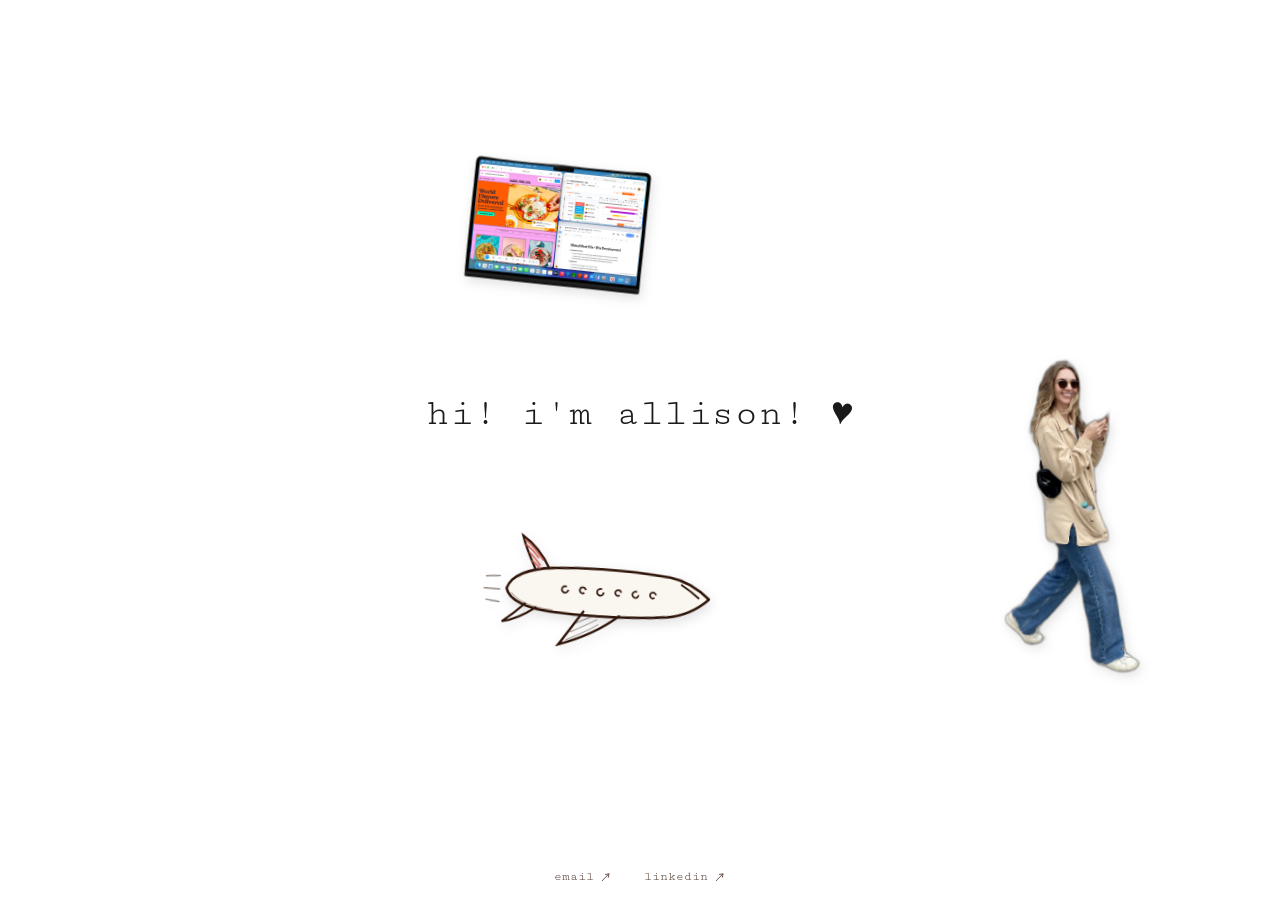
<file: index.html>
<!DOCTYPE html>
<html lang="en">
<head>
  <meta charset="UTF-8">
  <meta name="viewport" content="width=device-width, initial-scale=1.0">
  <title>Allison</title>
  <link rel="preconnect" href="https://fonts.googleapis.com">
  <link rel="preconnect" href="https://fonts.gstatic.com" crossorigin>
  <link href="https://fonts.googleapis.com/css2?family=Cutive+Mono&display=swap" rel="stylesheet">
  <link rel="stylesheet" href="style.css">
  <link rel="icon" type="image/svg+xml" href="favicon.svg">
</head>
<body>
  <main class="desk">

    <!-- center greeting -->
    <h1 class="greeting">hi! i'm allison! <span class="heart">&hearts;</span></h1>

    <!-- laptop photo cutout → projects -->
    <a class="object laptop" href="projects.html" aria-label="projects">
      <img src="images/home-laptop-sticker.png" alt="MacBook, cutout sticker">
      <span class="object-label">projects</span>
    </a>

    <!-- airplane → travel, sketchy hand-drawn style -->
    <a class="object plane" href="#" aria-label="travel (coming soon)" title="Coming soon">
      <svg viewBox="0 0 240 130" aria-hidden="true" xmlns="http://www.w3.org/2000/svg">
        <!-- fuselage: wobbly ink outline, paper fill -->
        <path d="M30 63 C33.5 50 51 42.5 73 40.5 C112 37.5 151 38.5 186 42 C200.5 44 213.5 51 224.5 60.5 C214.5 70.5 200.5 78 185 80.5 C149 84.5 109.5 85 73 82.5 C51 81 33 74.5 30 63 Z"
              fill="#faf7f0" stroke="#2e1308" stroke-width="2.4" stroke-linecap="round" stroke-linejoin="round"/>
        <!-- second sketch pass, loose and lighter -->
        <path d="M35 67 C41 74.5 56 79.5 75 81 M122 83.5 C147 84 168 82.5 183 79.5 M40 52 C48 46 60 42.8 74 41.8"
              fill="none" stroke="#2e1308" stroke-width="1" opacity="0.4" stroke-linecap="round"/>
        <!-- tail fin: open shape, doesn't quite close -->
        <path d="M56 42 C50.5 31.5 45.5 21 42.5 11.5 C52 17.5 62.5 28.5 69.5 41"
              fill="none" stroke="#2e1308" stroke-width="2.2" stroke-linecap="round"/>
        <!-- red scribble fill on tail, escaping the lines -->
        <path d="M46 20 C50.5 23 55 27.5 58.5 31.5 M44.5 15 C51 19.5 57.5 26.5 63 33.5 M49.5 27 C53.5 30.5 57 34.5 60.5 38.5 M53 35 C55.5 37 58 39.2 60.5 41.5"
              stroke="#c65a4f" stroke-width="1.7" fill="none" opacity="0.85" stroke-linecap="round"/>
        <!-- rear stabilizer -->
        <path d="M48.5 76.5 C41 84 34 90 27.5 95 C37.5 93 49 87 59 79.5"
              fill="none" stroke="#2e1308" stroke-width="2" stroke-linecap="round"/>
        <!-- main wing, sweeping down with overshoot -->
        <path d="M105 80.5 C96.5 93 89.5 104 83 113.5 C102 107 123.5 96.5 139.5 82.5"
              fill="none" stroke="#2e1308" stroke-width="2.3" stroke-linecap="round"/>
        <!-- wing hatching -->
        <path d="M98.5 92 C104.5 89 110.5 86 116 83.2 M94 100.5 C102 96.5 110.5 92 118.5 87.2 M90 108.5 C99.5 104 110 98.5 120 92"
              stroke="#2e1308" stroke-width="1" opacity="0.45" fill="none" stroke-linecap="round"/>
        <!-- cockpit windshield stroke -->
        <path d="M197.5 48.5 C203.5 52 209.5 56 214.5 60"
              fill="none" stroke="#2e1308" stroke-width="1.8" stroke-linecap="round"/>
        <!-- windows: hand circles that don't quite close, varied -->
        <g fill="none" stroke="#2e1308" stroke-width="1.6">
          <path d="M89.2 60.5 A3.1 3.1 0 1 1 87.6 57.7"/>
          <path d="M106 59.7 A2.9 2.9 0 1 0 104.8 62.4"/>
          <path d="M123.3 60.8 A3.2 3.2 0 1 1 121.5 57.9"/>
          <path d="M140 59.9 A2.8 2.8 0 1 0 138.9 62.5"/>
          <path d="M156.9 61 A3 3 0 1 1 155.2 58.1"/>
          <path d="M173.5 60 A2.85 2.85 0 1 0 172.4 62.6"/>
        </g>
        <!-- motion dashes trailing behind -->
        <path d="M10 52.5 C14.5 52 19 51.6 23 51.4 M8.5 64 C13.5 64 18.5 64.1 23.5 64.3 M11 75 C15.5 75.5 19.5 76 23.5 76.4"
              stroke="#2e1308" stroke-width="1.4" opacity="0.5" fill="none" stroke-linecap="round"/>
      </svg>
      <span class="object-label">travel (coming soon)</span>
    </a>

    <!-- walking photo cutout -> hobbies -->
    <a class="object walker" href="hobbies.html" aria-label="hobbies">
      <img src="images/hobby-walking-sticker.png" alt="Allison walking and smiling, cutout sticker">
      <span class="object-label">hobbies</span>
    </a>

  </main>

  <footer class="site-footer">
    <a href="mailto:allisonmbowden@gmail.com">
      email
      <svg class="arrow" viewBox="0 0 20 20" aria-hidden="true" xmlns="http://www.w3.org/2000/svg">
        <path d="M4 16 C7 12.5 10 9.5 15 5" stroke="#2e1308" stroke-width="1.6" fill="none" stroke-linecap="round"/>
        <path d="M9.3 5.6 C11.3 5.2 13.4 5 15 5 C14.7 6.6 14.3 8.5 13.9 10.4" stroke="#2e1308" stroke-width="1.6" fill="none" stroke-linecap="round" stroke-linejoin="round"/>
      </svg>
    </a>
    <a href="https://www.linkedin.com/in/allisonbowden/" target="_blank" rel="noopener">
      linkedin
      <svg class="arrow" viewBox="0 0 20 20" aria-hidden="true" xmlns="http://www.w3.org/2000/svg">
        <path d="M4 16 C7 12.5 10 9.5 15 5" stroke="#2e1308" stroke-width="1.6" fill="none" stroke-linecap="round"/>
        <path d="M9.3 5.6 C11.3 5.2 13.4 5 15 5 C14.7 6.6 14.3 8.5 13.9 10.4" stroke="#2e1308" stroke-width="1.6" fill="none" stroke-linecap="round" stroke-linejoin="round"/>
      </svg>
    </a>
  </footer>

  <script src="script.js"></script>
</body>
</html>
</file>
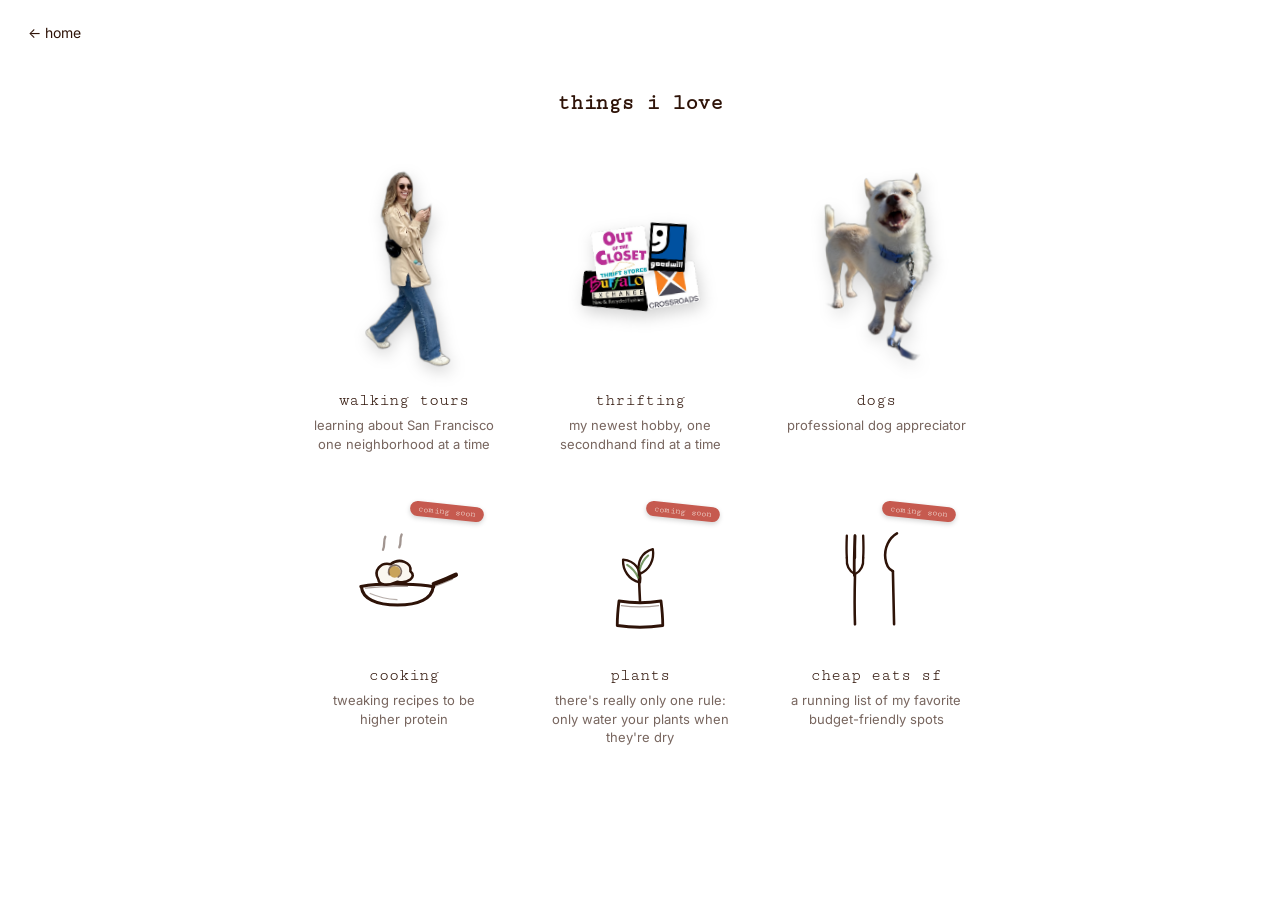
<file: hobbies.html>
<!DOCTYPE html>
<html lang="en">
<head>
  <meta charset="UTF-8">
  <meta name="viewport" content="width=device-width, initial-scale=1.0">
  <title>hobbies - Allison</title>
  <link href="https://fonts.googleapis.com/css2?family=Cutive+Mono&family=Inter:wght@400;500&display=swap" rel="stylesheet">
  <link rel="stylesheet" href="hobbies.css">
  <link rel="icon" type="image/svg+xml" href="favicon.svg">
</head>
<body>
  <a class="back" href="index.html">&larr; home</a>

  <header>
    <h1>things i love</h1>
  </header>

  <div class="grid">

    <a class="entry" href="walkingtours.html">
      <div class="thumb thumb-sticker">
        <img src="images/hobby-walking-sticker.png" alt="Allison walking and smiling, cutout sticker">
      </div>
      <span class="title">walking tours</span>
      <span class="blurb">learning about San Francisco one neighborhood at a time</span>
    </a>

    <a class="entry" href="thrifting.html">
      <div class="thumb thumb-sticker">
        <img src="images/thrift-collage.png" alt="Collage of thrift store logos: Out of the Closet, Goodwill, Buffalo Exchange, Crossroads">
      </div>
      <span class="title">thrifting</span>
      <span class="blurb">my newest hobby, one secondhand find at a time</span>
    </a>

    <a class="entry" href="dogs.html">
      <div class="thumb thumb-sticker">
        <img src="images/hobby-dog-sticker.png" alt="Archie the dog, cutout sticker">
      </div>
      <span class="title">dogs</span>
      <span class="blurb">professional dog appreciator</span>
    </a>

    <a class="entry" href="#" title="Coming soon" aria-label="cooking (coming soon)">
      <div class="thumb">
        <svg viewBox="0 0 120 120" xmlns="http://www.w3.org/2000/svg">
          <!-- skillet: wobbly rim with a second sketch pass -->
          <path d="M23 65.5 C33 63.8 47 63.2 60 63.6 C70 63.8 79 64.5 85.5 65.8"
                fill="none" stroke="#2e1308" stroke-width="2.6" stroke-linecap="round"/>
          <path d="M27 67 C38 65.6 52 65.2 63 65.6"
                fill="none" stroke="#2e1308" stroke-width="1" opacity="0.4" stroke-linecap="round"/>
          <path d="M23.5 66 C24.5 76 36 81.5 54.5 81.5 C72.5 81.5 84 76 85 66"
                fill="none" stroke="#2e1308" stroke-width="2.6" stroke-linecap="round"/>
          <path d="M31 71.5 C38 74.5 46 76.3 54 76.8"
                fill="none" stroke="#2e1308" stroke-width="1" opacity="0.35" stroke-linecap="round"/>
          <!-- handle with light pass -->
          <path d="M85.5 63.5 C92 61 98.5 58.5 104.5 55.5"
                fill="none" stroke="#2e1308" stroke-width="3.6" stroke-linecap="round"/>
          <path d="M85 66 C91 63.8 96.5 61.6 101.5 59.4"
                fill="none" stroke="#2e1308" stroke-width="1" opacity="0.4" stroke-linecap="round"/>
          <!-- egg white + gold yolk with open ink arc -->
          <path d="M38 59.5 C33.5 52 40 44.5 48.5 46.5 C56 40.5 67 45 65.5 52.5 C71.5 57.5 63 63.5 54.5 61.5 C46 65.5 38.5 64.5 38 59.5 Z"
                fill="#faf7f0" stroke="#2e1308" stroke-width="2.2" stroke-linecap="round" stroke-linejoin="round"/>
          <circle cx="52" cy="53" r="5" fill="#c9a35a"/>
          <path d="M47.5 55.5 A5.5 5.5 0 1 1 55 57.5"
                fill="none" stroke="#2e1308" stroke-width="1.4" opacity="0.6" stroke-linecap="round"/>
          <!-- steam -->
          <path d="M42 34 C44 30 42 27 44 23 M56 32 C58 28 56 25 58 21"
                fill="none" stroke="#2e1308" stroke-width="2" opacity="0.45" stroke-linecap="round"/>
        </svg>
        <span class="soon-badge">coming soon</span>
      </div>
      <span class="title">cooking</span>
      <span class="blurb">tweaking recipes to be higher protein</span>
    </a>

    <a class="entry" href="#" title="Coming soon" aria-label="plants (coming soon)">
      <div class="thumb">
        <svg viewBox="0 0 120 120" xmlns="http://www.w3.org/2000/svg">
          <!-- potted plant: wobbly pot, leaves with sketch pass -->
          <path d="M42 78 C41 86 40.5 93 40.5 99 C53.5 101 66.5 101 79.5 99 C79.5 93 79 86 78 78 C66 80 54 80 42 78 Z"
                fill="none" stroke="#2e1308" stroke-width="2.4" stroke-linecap="round" stroke-linejoin="round"/>
          <path d="M44 82 C55 83.5 65 83.5 76 82"
                fill="none" stroke="#2e1308" stroke-width="1" opacity="0.4" stroke-linecap="round"/>
          <path d="M60 78 C59.5 68 59 58 59 50"
                fill="none" stroke="#2e1308" stroke-width="2.2" stroke-linecap="round"/>
          <path d="M59.5 62 C50.5 60 45 51.5 45.5 42.5 C56 43.5 61.5 51.5 60 62 Z"
                fill="none" stroke="#2e1308" stroke-width="2" stroke-linecap="round" stroke-linejoin="round"/>
          <path d="M49 47 C53 49.5 56.5 53.5 58.5 58"
                stroke="#4e7a34" stroke-width="1.8" opacity="0.75" fill="none" stroke-linecap="round"/>
          <path d="M59.5 55 C68 51.5 72.5 43 71 33.5 C61.5 36 57 44.5 59.5 55 Z"
                fill="none" stroke="#2e1308" stroke-width="2" stroke-linecap="round" stroke-linejoin="round"/>
          <path d="M67 39 C63.5 42 61 46.5 59.8 51"
                stroke="#4e7a34" stroke-width="1.8" opacity="0.75" fill="none" stroke-linecap="round"/>
        </svg>
        <span class="soon-badge">coming soon</span>
      </div>
      <span class="title">plants</span>
      <span class="blurb">there's really only one rule: only water your plants when they're dry</span>
    </a>

    <a class="entry" href="#" title="Coming soon" aria-label="cheap eats sf (coming soon)">
      <div class="thumb">
        <svg viewBox="0 0 120 120" xmlns="http://www.w3.org/2000/svg">
          <!-- fork + knife: wobbly outline -->
          <path d="M42 22 C41.5 34 41 46 41.5 56"
                fill="none" stroke="#2e1308" stroke-width="2.4" stroke-linecap="round"/>
          <path d="M35 22 C34.7 29 34.6 35 35 41 M42 22 C42 29 42 35 42 41 M49 22 C49.3 29 49.4 35 49 41"
                fill="none" stroke="#2e1308" stroke-width="2" stroke-linecap="round"/>
          <path d="M35 41 C34.5 47.5 37 52.5 42 55 C47 52.5 49.5 47.5 49 41"
                fill="none" stroke="#2e1308" stroke-width="2" stroke-linecap="round"/>
          <path d="M42 56 C41.7 68 41.5 84 42 98"
                fill="none" stroke="#2e1308" stroke-width="2.2" stroke-linecap="round"/>
          <path d="M78 20 C71 24 67 32.5 68 41.5 C68.8 48.5 71 51 74.5 52.5"
                fill="none" stroke="#2e1308" stroke-width="2.2" stroke-linecap="round"/>
          <path d="M74.5 52.5 C74.8 67.5 75.2 83.5 75.5 98"
                fill="none" stroke="#2e1308" stroke-width="2.2" stroke-linecap="round"/>
        </svg>
        <span class="soon-badge">coming soon</span>
      </div>
      <span class="title">cheap eats sf</span>
      <span class="blurb">a running list of my favorite budget-friendly spots</span>
    </a>

  </div>
</body>
</html>
</file>
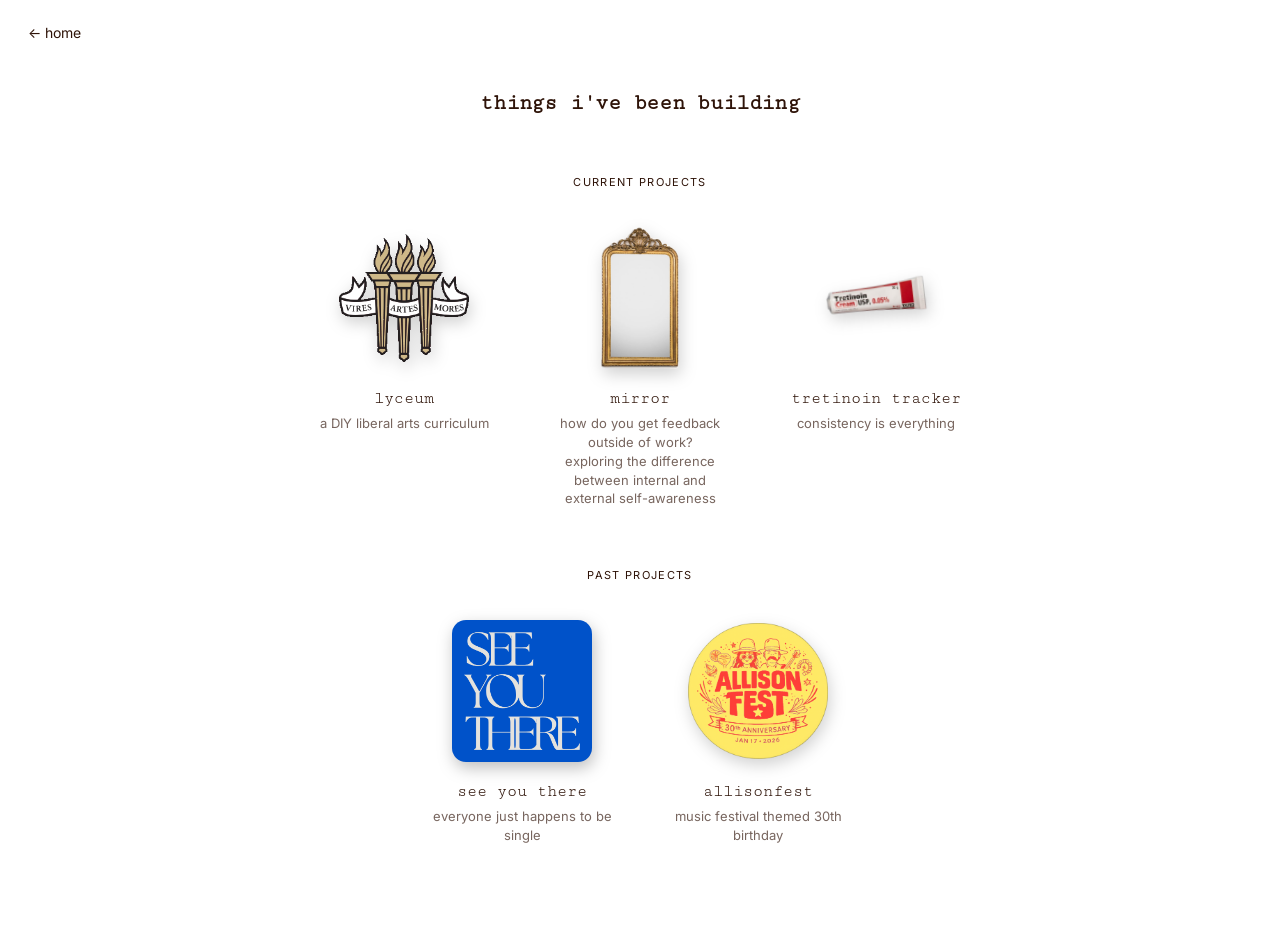
<file: projects.html>
<!DOCTYPE html>
<html lang="en">
<head>
  <meta charset="UTF-8">
  <meta name="viewport" content="width=device-width, initial-scale=1.0">
  <title>projects - Allison</title>
  <link href="https://fonts.googleapis.com/css2?family=Cutive+Mono&family=Inter:wght@400;500&display=swap" rel="stylesheet">
  <link rel="stylesheet" href="projects.css">
  <link rel="icon" type="image/svg+xml" href="favicon.svg">
</head>
<body>
  <a class="back" href="index.html">&larr; home</a>

  <header>
    <h1>things i've been building</h1>
  </header>

  <section>
    <p class="label">current projects</p>
    <div class="grid">

      <a class="entry" href="https://allisonbowden.github.io/lyceum/index.html" target="_blank" rel="noopener">
        <div class="thumb thumb-sticker">
          <img src="images/fsu-torches-v2.png" alt="Three torches with a Vires Artes Mores ribbon, cutout sticker">
        </div>
        <span class="title">lyceum</span>
        <span class="blurb">a DIY liberal arts curriculum</span>
      </a>

      <a class="entry" href="https://mirrorfeedback.com/" target="_blank" rel="noopener">
        <div class="thumb thumb-sticker">
          <img src="images/mirror-sticker.png" alt="Antique gold mirror, cutout sticker">
        </div>
        <span class="title">mirror</span>
        <span class="blurb">how do you get feedback outside of work?<br>exploring the difference between internal and external self-awareness</span>
      </a>

      <a class="entry" href="tretinointracker.html">
        <div class="thumb thumb-sticker">
          <img src="images/tretinoin-sticker.png" class="tretinoin-photo" alt="Tretinoin cream tube, cutout sticker">
        </div>
        <span class="title">tretinoin tracker</span>
        <span class="blurb">consistency is everything</span>
      </a>

    </div>
  </section>

  <section>
    <p class="label">past projects</p>
    <div class="grid">

      <a class="entry" href="seeyouthere.html">
        <div class="thumb thumb-sticker">
          <img src="images/seeyouthere-logo.png" class="logo-badge" alt="See You There wordmark logo, cream on blue">
        </div>
        <span class="title">see you there</span>
        <span class="blurb">everyone just happens to be single</span>
      </a>

      <a class="entry" href="allisonfest.html">
        <div class="thumb thumb-sticker">
          <img src="images/allisonfest-logo.png" alt="AllisonFest logo, yellow circle badge">
        </div>
        <span class="title">allisonfest</span>
        <span class="blurb">music festival themed 30th birthday</span>
      </a>

    </div>
  </section>
</body>
</html>
</file>
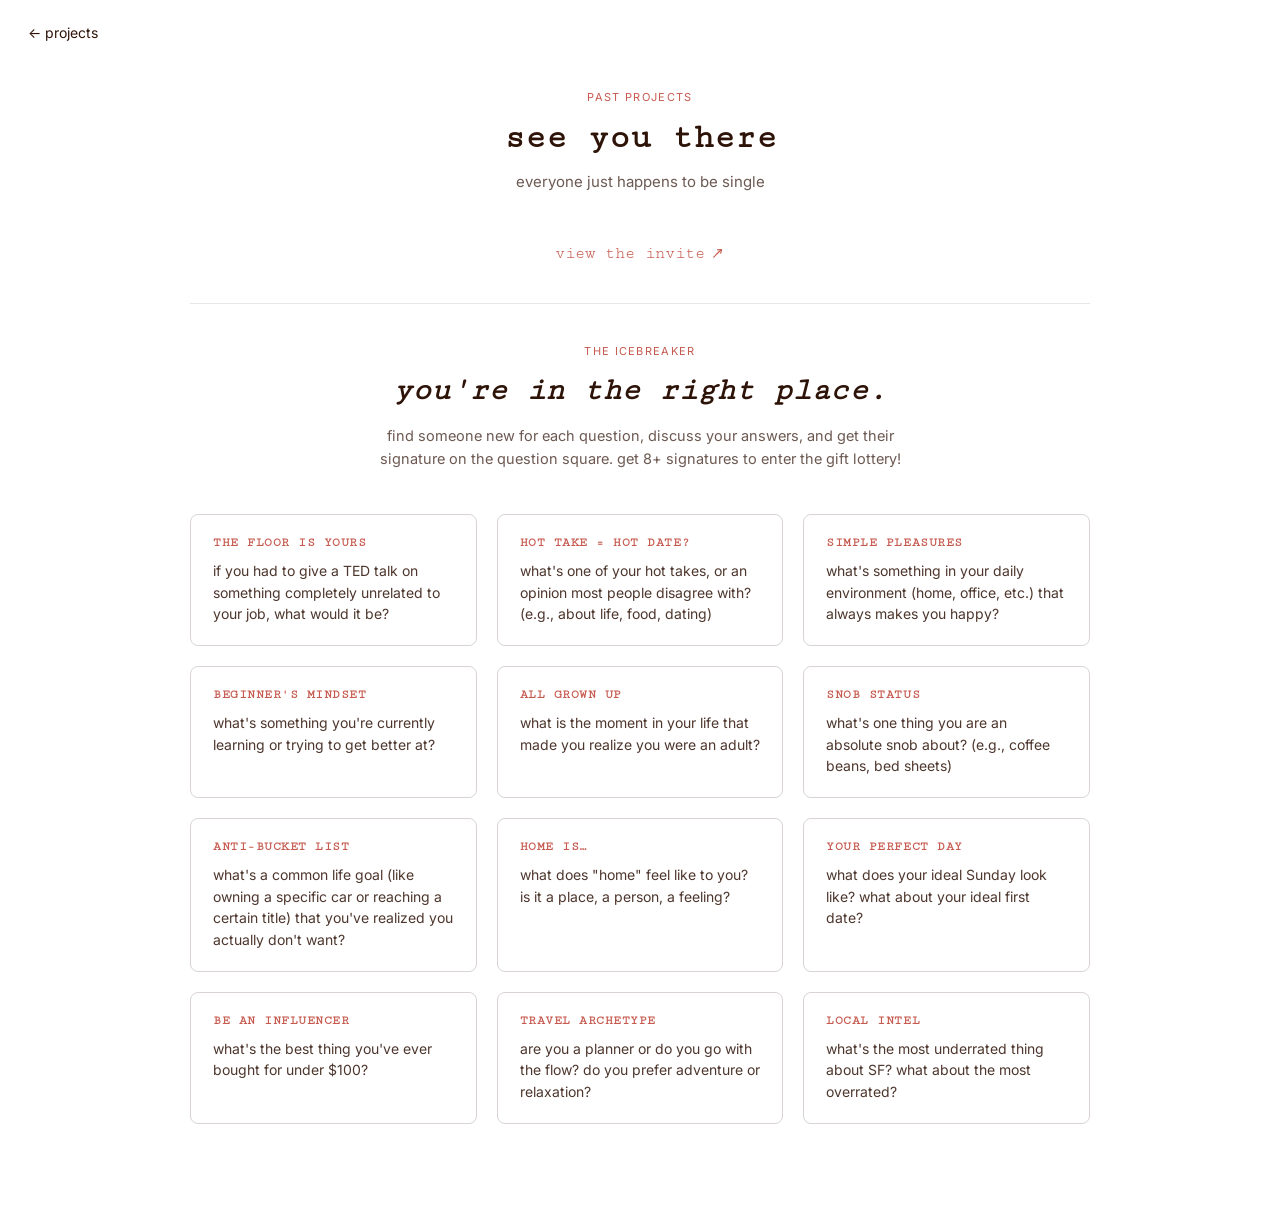
<file: seeyouthere.html>
<!DOCTYPE html>
<html lang="en">
<head>
  <meta charset="UTF-8">
  <meta name="viewport" content="width=device-width, initial-scale=1.0">
  <title>see you there - Allison</title>
  <link href="https://fonts.googleapis.com/css2?family=Cutive+Mono&family=Inter:wght@400;500&display=swap" rel="stylesheet">
  <link rel="stylesheet" href="seeyouthere.css">
  <link rel="icon" type="image/svg+xml" href="favicon.svg">
</head>
<body>
  <a class="back" href="projects.html">&larr; projects</a>

  <header>
    <p class="label">past projects</p>
    <h1>see you there</h1>
    <p class="intro">everyone just happens to be single</p>
  </header>

  <div class="moments">
    <div class="moment">
      <div class="text">
        <a class="moment-link title-link" href="https://partiful.com/e/cTlCFMILpFaVASnzb1MI?c=6vN-ag3w" target="_blank" rel="noopener">
          view the invite
          <svg class="arrow" viewBox="0 0 20 20" aria-hidden="true" xmlns="http://www.w3.org/2000/svg">
            <path d="M4 16 C7 12.5 10 9.5 15 5" stroke="#c65a4f" stroke-width="1.6" fill="none" stroke-linecap="round"/>
            <path d="M9.3 5.6 C11.3 5.2 13.4 5 15 5 C14.7 6.6 14.3 8.5 13.9 10.4" stroke="#c65a4f" stroke-width="1.6" fill="none" stroke-linecap="round" stroke-linejoin="round"/>
          </svg>
        </a>
      </div>
    </div>
  </div>

  <section class="icebreaker">
    <p class="label center">the icebreaker</p>
    <h2>you're in the right place.</h2>
    <p class="icebreaker-intro">find someone new for each question, discuss your answers, and get their signature on the question square. get 8+ signatures to enter the gift lottery!</p>

    <div class="question-grid">
      <div class="question-card">
        <span class="q-title">the floor is yours</span>
        <p class="q-text">if you had to give a TED talk on something completely unrelated to your job, what would it be?</p>
      </div>
      <div class="question-card">
        <span class="q-title">hot take = hot date?</span>
        <p class="q-text">what's one of your hot takes, or an opinion most people disagree with? (e.g., about life, food, dating)</p>
      </div>
      <div class="question-card">
        <span class="q-title">simple pleasures</span>
        <p class="q-text">what's something in your daily environment (home, office, etc.) that always makes you happy?</p>
      </div>
      <div class="question-card">
        <span class="q-title">beginner's mindset</span>
        <p class="q-text">what's something you're currently learning or trying to get better at?</p>
      </div>
      <div class="question-card">
        <span class="q-title">all grown up</span>
        <p class="q-text">what is the moment in your life that made you realize you were an adult?</p>
      </div>
      <div class="question-card">
        <span class="q-title">snob status</span>
        <p class="q-text">what's one thing you are an absolute snob about? (e.g., coffee beans, bed sheets)</p>
      </div>
      <div class="question-card">
        <span class="q-title">anti-bucket list</span>
        <p class="q-text">what's a common life goal (like owning a specific car or reaching a certain title) that you've realized you actually don't want?</p>
      </div>
      <div class="question-card">
        <span class="q-title">home is&hellip;</span>
        <p class="q-text">what does "home" feel like to you? is it a place, a person, a feeling?</p>
      </div>
      <div class="question-card">
        <span class="q-title">your perfect day</span>
        <p class="q-text">what does your ideal Sunday look like? what about your ideal first date?</p>
      </div>
      <div class="question-card">
        <span class="q-title">be an influencer</span>
        <p class="q-text">what's the best thing you've ever bought for under $100?</p>
      </div>
      <div class="question-card">
        <span class="q-title">travel archetype</span>
        <p class="q-text">are you a planner or do you go with the flow? do you prefer adventure or relaxation?</p>
      </div>
      <div class="question-card">
        <span class="q-title">local intel</span>
        <p class="q-text">what's the most underrated thing about SF? what about the most overrated?</p>
      </div>
    </div>
  </section>
</body>
</html>
</file>
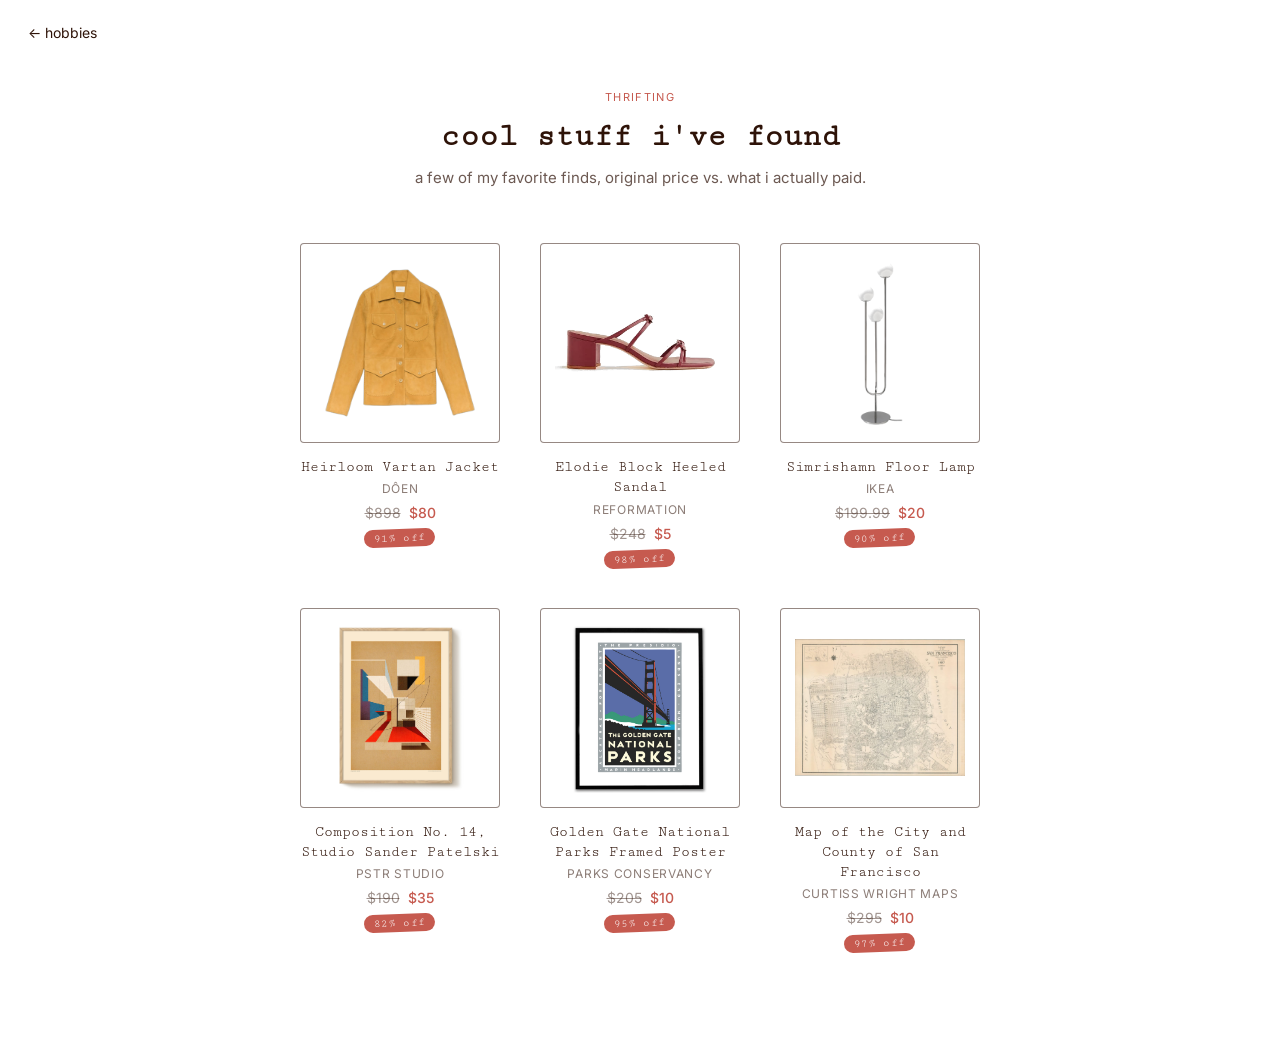
<file: thrifting.html>
<!DOCTYPE html>
<html lang="en">
<head>
  <meta charset="UTF-8">
  <meta name="viewport" content="width=device-width, initial-scale=1.0">
  <title>thrifting - Allison</title>
  <link href="https://fonts.googleapis.com/css2?family=Cutive+Mono&family=Inter:wght@400;500&display=swap" rel="stylesheet">
  <link rel="stylesheet" href="thrifting.css">
  <link rel="icon" type="image/svg+xml" href="favicon.svg">
</head>
<body>
  <a class="back" href="hobbies.html">&larr; hobbies</a>

  <header>
    <p class="label">thrifting</p>
    <h1>cool stuff i've found</h1>
    <p class="intro">a few of my favorite finds, original price vs. what i actually paid.</p>
  </header>

  <div class="finds">

    <div class="find">
      <div class="find-photo">
        <img src="images/thrift-jacket.png" alt="Dôen Heirloom Vartan suede jacket in mustard yellow with scalloped pockets">
      </div>
      <span class="find-name">Heirloom Vartan Jacket</span>
      <span class="find-brand">Dôen</span>
      <span class="find-price"><span class="og">$898</span><span class="thrifted">$80</span></span>
      <span class="find-off">91% off</span>
    </div>

    <div class="find">
      <div class="find-photo">
        <img src="images/thrift-sandal.png" alt="Reformation brick red leather Elodie block heeled sandal">
      </div>
      <span class="find-name">Elodie Block Heeled Sandal</span>
      <span class="find-brand">Reformation</span>
      <span class="find-price"><span class="og">$248</span><span class="thrifted">$5</span></span>
      <span class="find-off">98% off</span>
    </div>

    <div class="find">
      <div class="find-photo">
        <img src="images/thrift-floor-lamp.png" alt="IKEA Simrishamn chrome and opal glass floor lamp">
      </div>
      <span class="find-name">Simrishamn Floor Lamp</span>
      <span class="find-brand">IKEA</span>
      <span class="find-price"><span class="og">$199.99</span><span class="thrifted">$20</span></span>
      <span class="find-off">90% off</span>
    </div>

    <div class="find">
      <div class="find-photo">
        <img src="images/thrift-composition-14.png" alt="Framed Composition No. 14 print by Studio Sander Patelski, a geometric abstract artwork">
      </div>
      <span class="find-name">Composition No. 14, Studio Sander Patelski</span>
      <span class="find-brand">PSTR Studio</span>
      <span class="find-price"><span class="og">$190</span><span class="thrifted">$35</span></span>
      <span class="find-off">82% off</span>
    </div>

    <div class="find">
      <div class="find-photo">
        <img src="images/thrift-ggnp-poster.png" alt="Framed giclee poster of the Golden Gate Bridge, Golden Gate National Parks">
      </div>
      <span class="find-name">Golden Gate National Parks Framed Poster</span>
      <span class="find-brand">Parks Conservancy</span>
      <span class="find-price"><span class="og">$205</span><span class="thrifted">$10</span></span>
      <span class="find-off">95% off</span>
    </div>

    <div class="find">
      <div class="find-photo">
        <img src="images/sf-map.jpg" alt="Antique map of the city and county of San Francisco">
      </div>
      <span class="find-name">Map of the City and County of San Francisco</span>
      <span class="find-brand">Curtiss Wright Maps</span>
      <span class="find-price"><span class="og">$295</span><span class="thrifted">$10</span></span>
      <span class="find-off">97% off</span>
    </div>

  </div>
</body>
</html>
</file>
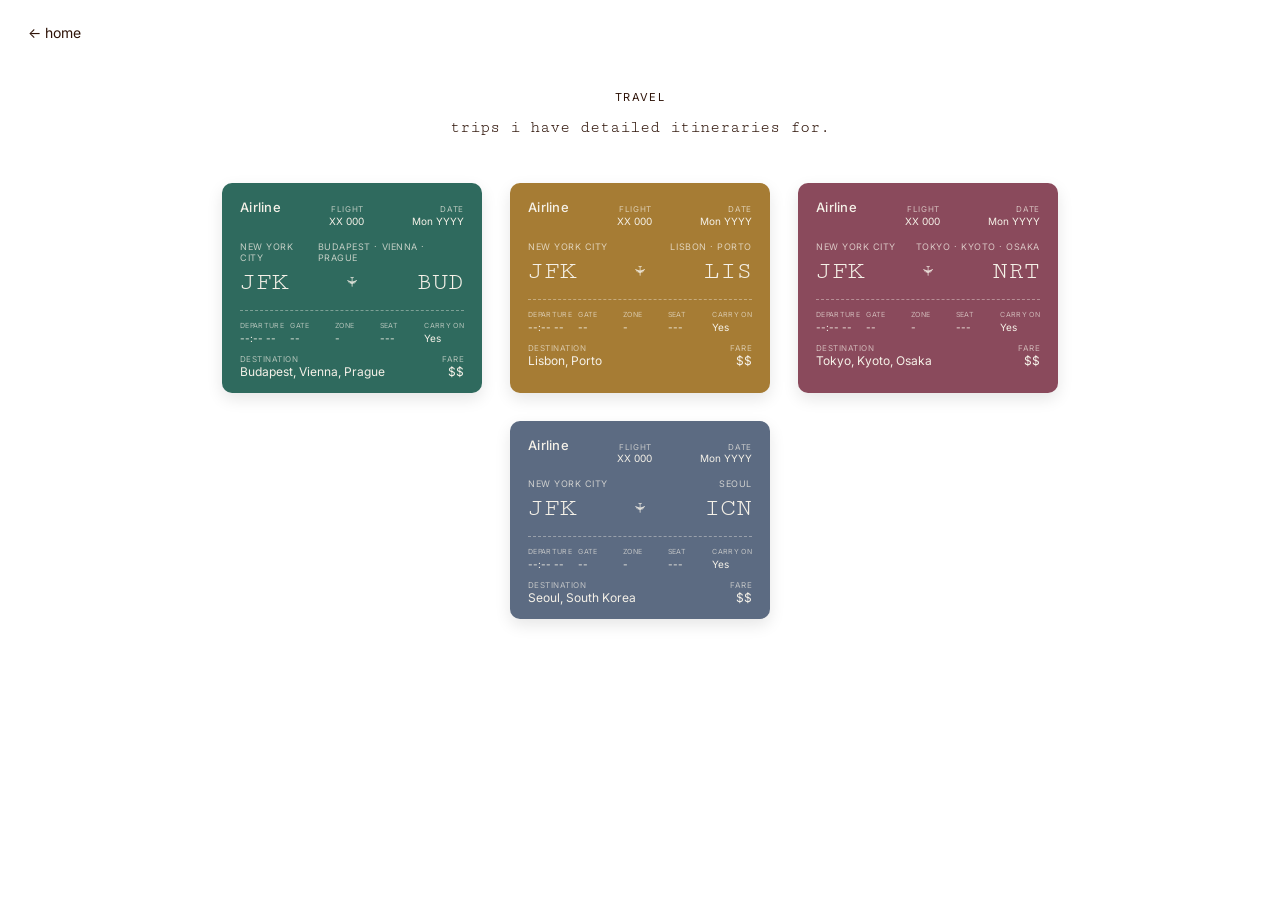
<file: travel.html>
<!DOCTYPE html>
<html lang="en">
<head>
  <meta charset="UTF-8">
  <meta name="viewport" content="width=device-width, initial-scale=1.0">
  <title>travel - Allison</title>
  <link href="https://fonts.googleapis.com/css2?family=Cutive+Mono&family=Inter:wght@400;500&display=swap" rel="stylesheet">
  <link rel="stylesheet" href="travel.css">
  <link rel="icon" type="image/svg+xml" href="favicon.svg">
</head>
<body>
  <a class="back" href="index.html">&larr; home</a>

  <header>
    <p class="label">travel</p>
    <p class="intro">trips i have detailed itineraries for.</p>
  </header>

  <div class="grid">

    <div class="ticket" style="background:#2f6a5e" title="Coming soon">
      <div class="ticket-top">
        <span class="airline">Airline</span>
        <div class="meta"><span class="k">Flight</span><span class="v">XX 000</span></div>
        <div class="meta"><span class="k">Date</span><span class="v">Mon YYYY</span></div>
      </div>
      <div class="ticket-cities">
        <span>new york city</span>
        <span>budapest &middot; vienna &middot; prague</span>
      </div>
      <div class="ticket-codes">
        <span class="code">JFK</span>
        <span class="plane">&#9992;</span>
        <span class="code">BUD</span>
      </div>
      <div class="ticket-details">
        <div><span class="k">Departure</span><span class="v">--:-- --</span></div>
        <div><span class="k">Gate</span><span class="v">--</span></div>
        <div><span class="k">Zone</span><span class="v">-</span></div>
        <div><span class="k">Seat</span><span class="v">---</span></div>
        <div><span class="k">Carry On</span><span class="v">Yes</span></div>
      </div>
      <div class="ticket-footer">
        <div><span class="k">Destination</span><span class="v">Budapest, Vienna, Prague</span></div>
        <div class="fare"><span class="k">Fare</span><span class="v">$$</span></div>
      </div>
    </div>

    <div class="ticket" style="background:#a67c34" title="Coming soon">
      <div class="ticket-top">
        <span class="airline">Airline</span>
        <div class="meta"><span class="k">Flight</span><span class="v">XX 000</span></div>
        <div class="meta"><span class="k">Date</span><span class="v">Mon YYYY</span></div>
      </div>
      <div class="ticket-cities">
        <span>new york city</span>
        <span>lisbon &middot; porto</span>
      </div>
      <div class="ticket-codes">
        <span class="code">JFK</span>
        <span class="plane">&#9992;</span>
        <span class="code">LIS</span>
      </div>
      <div class="ticket-details">
        <div><span class="k">Departure</span><span class="v">--:-- --</span></div>
        <div><span class="k">Gate</span><span class="v">--</span></div>
        <div><span class="k">Zone</span><span class="v">-</span></div>
        <div><span class="k">Seat</span><span class="v">---</span></div>
        <div><span class="k">Carry On</span><span class="v">Yes</span></div>
      </div>
      <div class="ticket-footer">
        <div><span class="k">Destination</span><span class="v">Lisbon, Porto</span></div>
        <div class="fare"><span class="k">Fare</span><span class="v">$$</span></div>
      </div>
    </div>

    <div class="ticket" style="background:#8a4a5c" title="Coming soon">
      <div class="ticket-top">
        <span class="airline">Airline</span>
        <div class="meta"><span class="k">Flight</span><span class="v">XX 000</span></div>
        <div class="meta"><span class="k">Date</span><span class="v">Mon YYYY</span></div>
      </div>
      <div class="ticket-cities">
        <span>new york city</span>
        <span>tokyo &middot; kyoto &middot; osaka</span>
      </div>
      <div class="ticket-codes">
        <span class="code">JFK</span>
        <span class="plane">&#9992;</span>
        <span class="code">NRT</span>
      </div>
      <div class="ticket-details">
        <div><span class="k">Departure</span><span class="v">--:-- --</span></div>
        <div><span class="k">Gate</span><span class="v">--</span></div>
        <div><span class="k">Zone</span><span class="v">-</span></div>
        <div><span class="k">Seat</span><span class="v">---</span></div>
        <div><span class="k">Carry On</span><span class="v">Yes</span></div>
      </div>
      <div class="ticket-footer">
        <div><span class="k">Destination</span><span class="v">Tokyo, Kyoto, Osaka</span></div>
        <div class="fare"><span class="k">Fare</span><span class="v">$$</span></div>
      </div>
    </div>

    <div class="ticket" style="background:#5c6b82" title="Coming soon">
      <div class="ticket-top">
        <span class="airline">Airline</span>
        <div class="meta"><span class="k">Flight</span><span class="v">XX 000</span></div>
        <div class="meta"><span class="k">Date</span><span class="v">Mon YYYY</span></div>
      </div>
      <div class="ticket-cities">
        <span>new york city</span>
        <span>seoul</span>
      </div>
      <div class="ticket-codes">
        <span class="code">JFK</span>
        <span class="plane">&#9992;</span>
        <span class="code">ICN</span>
      </div>
      <div class="ticket-details">
        <div><span class="k">Departure</span><span class="v">--:-- --</span></div>
        <div><span class="k">Gate</span><span class="v">--</span></div>
        <div><span class="k">Zone</span><span class="v">-</span></div>
        <div><span class="k">Seat</span><span class="v">---</span></div>
        <div><span class="k">Carry On</span><span class="v">Yes</span></div>
      </div>
      <div class="ticket-footer">
        <div><span class="k">Destination</span><span class="v">Seoul, South Korea</span></div>
        <div class="fare"><span class="k">Fare</span><span class="v">$$</span></div>
      </div>
    </div>

  </div>
</body>
</html>
</file>
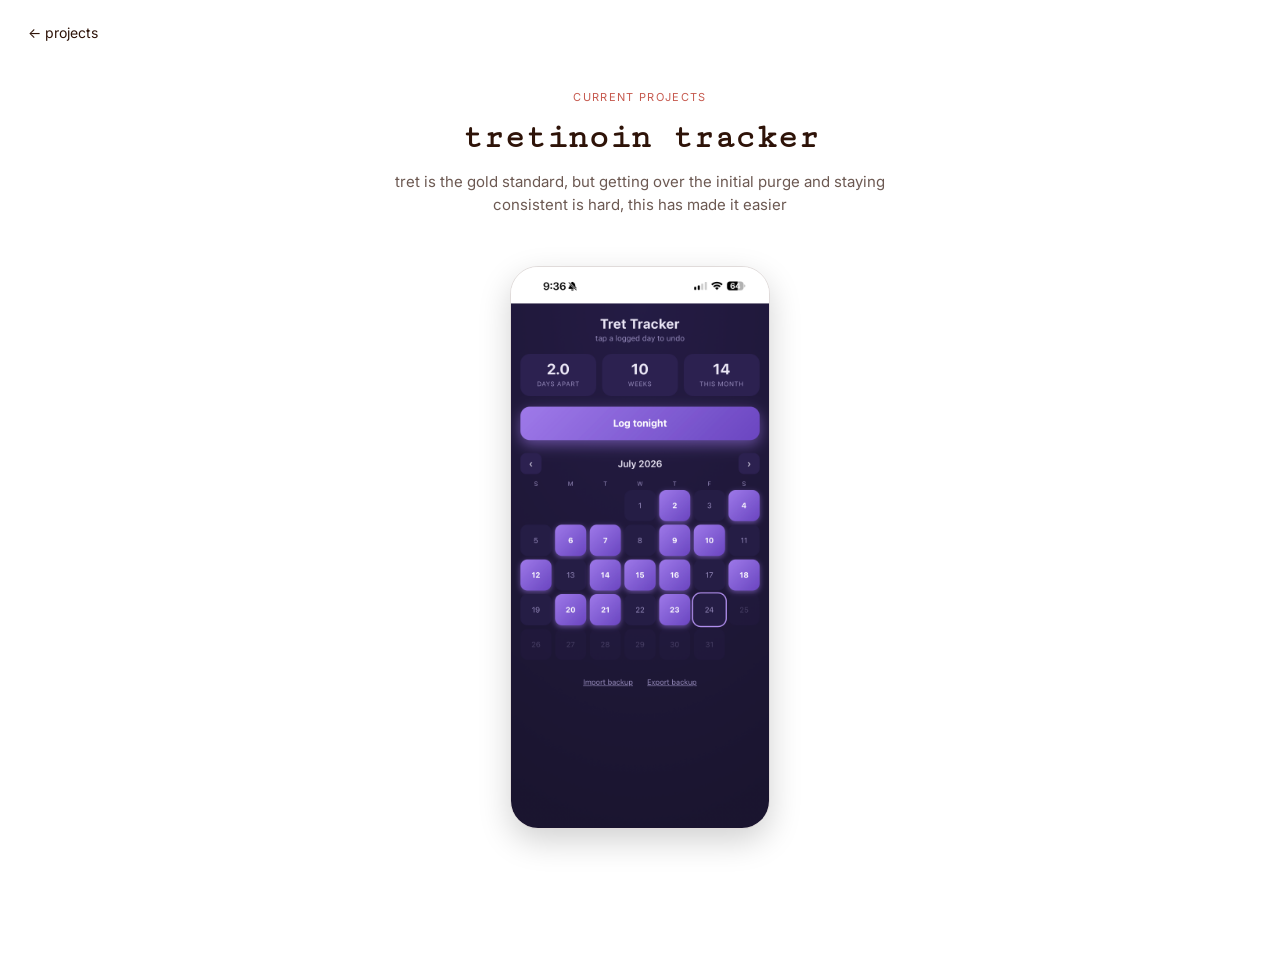
<file: tretinointracker.html>
<!DOCTYPE html>
<html lang="en">
<head>
  <meta charset="UTF-8">
  <meta name="viewport" content="width=device-width, initial-scale=1.0">
  <title>tretinoin tracker - Allison</title>
  <link href="https://fonts.googleapis.com/css2?family=Cutive+Mono&family=Inter:wght@400;500&display=swap" rel="stylesheet">
  <link rel="stylesheet" href="seeyouthere.css">
  <link rel="icon" type="image/svg+xml" href="favicon.svg">
</head>
<body>
  <a class="back" href="projects.html">&larr; projects</a>

  <header>
    <p class="label">current projects</p>
    <h1>tretinoin tracker</h1>
    <p class="intro">tret is the gold standard, but getting over the initial purge and staying consistent is hard, this has made it easier</p>
  </header>

  <div class="moments">
    <div class="moment moment-center">
      <img class="app-screenshot" src="images/tretinoin-tracker-screenshot.png" alt="Tretinoin Tracker app screen showing a streak calendar for July 2026, days apart, weeks, and a log tonight button">
    </div>
  </div>
</body>
</html>
</file>
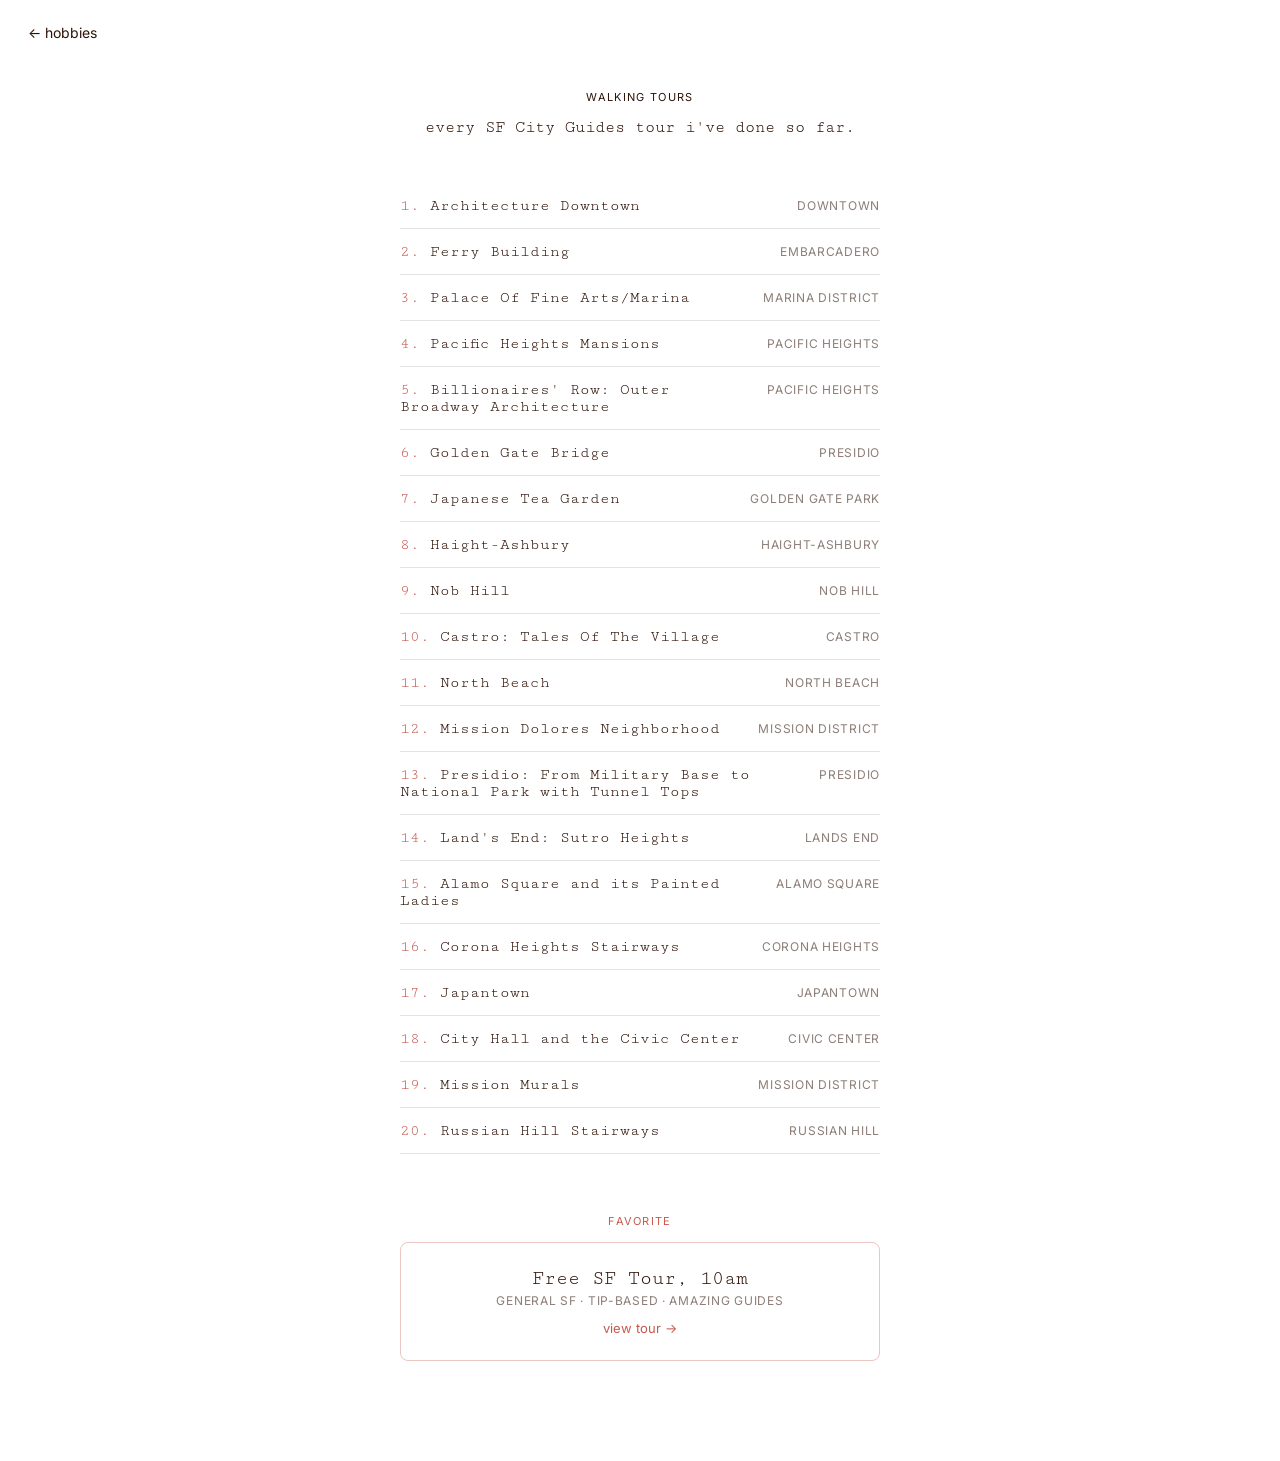
<file: walkingtours.html>
<!DOCTYPE html>
<html lang="en">
<head>
  <meta charset="UTF-8">
  <meta name="viewport" content="width=device-width, initial-scale=1.0">
  <title>walking tours - Allison</title>
  <link href="https://fonts.googleapis.com/css2?family=Cutive+Mono&family=Inter:wght@400;500&display=swap" rel="stylesheet">
  <link rel="stylesheet" href="walkingtours.css">
  <link rel="icon" type="image/svg+xml" href="favicon.svg">
</head>
<body>
  <a class="back" href="hobbies.html">&larr; hobbies</a>

  <header>
    <p class="label">walking tours</p>
    <p class="intro">every SF City Guides tour i've done so far.</p>
  </header>

  <ul class="tour-list">
    <li><a class="tour" href="https://sfcityguides.org/tour/creating-downtown/" target="_blank" rel="noopener"><span class="name">Architecture Downtown</span><span class="neighborhood">Downtown</span></a></li>
    <li><a class="tour" href="https://sfcityguides.org/tour/ferry-building/" target="_blank" rel="noopener"><span class="name">Ferry Building</span><span class="neighborhood">Embarcadero</span></a></li>
    <li><a class="tour" href="https://sfcityguides.org/tour/palace-of-fine-arts-marina/" target="_blank" rel="noopener"><span class="name">Palace Of Fine Arts/Marina</span><span class="neighborhood">Marina District</span></a></li>
    <li><a class="tour" href="https://sfcityguides.org/tour/pacific-heights-mansions/" target="_blank" rel="noopener"><span class="name">Pacific Heights Mansions</span><span class="neighborhood">Pacific Heights</span></a></li>
    <li><a class="tour" href="https://sfcityguides.org/tour/billionaires-row/" target="_blank" rel="noopener"><span class="name">Billionaires' Row: Outer Broadway Architecture</span><span class="neighborhood">Pacific Heights</span></a></li>
    <li><a class="tour" href="https://sfcityguides.org/tour/golden-gate-bridge/" target="_blank" rel="noopener"><span class="name">Golden Gate Bridge</span><span class="neighborhood">Presidio</span></a></li>
    <li><a class="tour" href="https://sfcityguides.org/tour/japanese-tea-garden/" target="_blank" rel="noopener"><span class="name">Japanese Tea Garden</span><span class="neighborhood">Golden Gate Park</span></a></li>
    <li><a class="tour" href="https://sfcityguides.org/tour/haight-ashbury/" target="_blank" rel="noopener"><span class="name">Haight-Ashbury</span><span class="neighborhood">Haight-Ashbury</span></a></li>
    <li><a class="tour" href="https://sfcityguides.org/tour/nob-hill/" target="_blank" rel="noopener"><span class="name">Nob Hill</span><span class="neighborhood">Nob Hill</span></a></li>
    <li><a class="tour" href="https://sfcityguides.org/tour/castro/" target="_blank" rel="noopener"><span class="name">Castro: Tales Of The Village</span><span class="neighborhood">Castro</span></a></li>
    <li><a class="tour" href="https://sfcityguides.org/tour/north-beach/" target="_blank" rel="noopener"><span class="name">North Beach</span><span class="neighborhood">North Beach</span></a></li>
    <li><a class="tour" href="https://sfcityguides.org/tour/mission-dolores-neighborhood/" target="_blank" rel="noopener"><span class="name">Mission Dolores Neighborhood</span><span class="neighborhood">Mission District</span></a></li>
    <li><a class="tour" href="https://sfcityguides.org/tour/presidio/" target="_blank" rel="noopener"><span class="name">Presidio: From Military Base to National Park with Tunnel Tops</span><span class="neighborhood">Presidio</span></a></li>
    <li><a class="tour" href="https://sfcityguides.org/tour/lands-end-sutro-heights/" target="_blank" rel="noopener"><span class="name">Land's End: Sutro Heights</span><span class="neighborhood">Lands End</span></a></li>
    <li><a class="tour" href="https://sfcityguides.org/tour/alamo-square/" target="_blank" rel="noopener"><span class="name">Alamo Square and its Painted Ladies</span><span class="neighborhood">Alamo Square</span></a></li>
    <li><a class="tour" href="https://sfcityguides.org/tour/corona-heights/" target="_blank" rel="noopener"><span class="name">Corona Heights Stairways</span><span class="neighborhood">Corona Heights</span></a></li>
    <li><a class="tour" href="https://sfcityguides.org/tour/japantown/" target="_blank" rel="noopener"><span class="name">Japantown</span><span class="neighborhood">Japantown</span></a></li>
    <li><a class="tour" href="https://sfcityguides.org/tour/city-hall-and-the-civic-center/" target="_blank" rel="noopener"><span class="name">City Hall and the Civic Center</span><span class="neighborhood">Civic Center</span></a></li>
    <li><a class="tour" href="https://sfcityguides.org/tour/mission-murals/" target="_blank" rel="noopener"><span class="name">Mission Murals</span><span class="neighborhood">Mission District</span></a></li>
    <li><a class="tour" href="https://www.sfcityguides.org/tour/russian-hill-stairways/" target="_blank" rel="noopener"><span class="name">Russian Hill Stairways</span><span class="neighborhood">Russian Hill</span></a></li>
  </ul>

  <div class="favorite">
    <p class="label">favorite</p>
    <a class="fav-card" href="https://freesftour.com/10-am-tour/" target="_blank" rel="noopener">
      <span class="name">Free SF Tour, 10am</span>
      <span class="neighborhood">General SF &middot; tip-based &middot; amazing guides</span>
      <span class="link-hint">view tour &rarr;</span>
    </a>
  </div>
</body>
</html>
</file>
<file: style.css>
* {
  margin: 0;
  padding: 0;
  box-sizing: border-box;
}

body {
  background: #ffffff;
  font-family: "Cutive Mono", "Courier New", monospace;
  overflow: hidden;
}

.desk {
  position: relative;
  width: 100vw;
  height: 100vh;
  height: 100dvh;
  min-height: 600px;
}

/* ---- center greeting ---- */
.greeting {
  position: absolute;
  top: 46%;
  left: 50%;
  transform: translate(-50%, -50%);
  font-size: clamp(1.6rem, 3.6vw, 2.4rem);
  font-weight: 400;
  letter-spacing: 0.02em;
  color: #1a1a1a;
  white-space: nowrap;
  z-index: 10;
  pointer-events: none;
}

.greeting .heart {
  display: inline-block;
  transform: rotate(8deg);
}

/* ---- objects ---- */
.object {
  position: absolute;
  display: block;
  transition: transform 0.25s ease;
  text-decoration: none;
}

.object svg,
.object img {
  width: 100%;
  height: auto;
  display: block;
  filter: drop-shadow(2px 4px 6px rgba(0, 0, 0, 0.12));
}

.object:hover {
  transform: scale(1.07) rotate(0deg) !important;
  z-index: 20;
}

/* page-name label, revealed on hover */
.object-label {
  position: absolute;
  left: 50%;
  bottom: -26px;
  transform: translateX(-50%);
  font-family: "Cutive Mono", "Courier New", monospace;
  font-size: 13px;
  letter-spacing: 0.04em;
  color: #2e1308;
  white-space: nowrap;
  opacity: 0;
  transition: opacity 0.2s ease;
  pointer-events: none;
}

.object:hover .object-label,
.object:focus-visible .object-label {
  opacity: 1;
}

.laptop {
  top: calc(46% - 255px);
  left: calc(50% - 195px);
  width: 225px;
  transform: rotate(6deg);
}

.plane {
  top: calc(46% + 115px);
  left: calc(50% - 165px);
  width: 250px;
  transform: rotate(4deg);
}

.walker {
  top: calc(46% - 65px);
  left: calc(50% + 351px);
  width: 150px;
  transform: rotate(-3deg);
}

/* subtle idle float on hover targets */
@media (prefers-reduced-motion: no-preference) {
  .object svg,
  .object img {
    animation: floaty 6s ease-in-out infinite;
  }
  .object:nth-child(odd) svg,
  .object:nth-child(odd) img { animation-delay: -3s; }
  .object:hover svg,
  .object:hover img { animation-play-state: paused; }

  @keyframes floaty {
    0%, 100% { translate: 0 0; }
    50% { translate: 0 -6px; }
  }
}

/* ---- footer ---- */
.site-footer {
  position: absolute;
  bottom: 16px;
  left: 50%;
  transform: translateX(-50%);
  display: flex;
  gap: 32px;
  z-index: 15;
}

.site-footer a {
  display: inline-flex;
  align-items: center;
  gap: 6px;
  font-family: "Cutive Mono", "Courier New", monospace;
  font-size: 13px;
  color: #2e1308;
  text-decoration: none;
  opacity: 0.8;
  transition: opacity 0.2s ease;
}

.site-footer a:hover {
  opacity: 1;
}

.site-footer .arrow {
  width: 12px;
  height: 12px;
}

/* ---- small screens: loosen into a scrollable scatter ---- */
@media (max-width: 640px) {
  body { overflow: auto; }
  .desk { height: auto; min-height: 100vh; min-height: 100dvh; padding: 40px 0 60px; }
  .greeting {
    position: static;
    display: block;
    transform: rotate(-2deg);
    text-align: center;
    margin: 10px auto 30px;
  }
  .object {
    position: relative;
    top: auto;
    left: auto;
    right: auto;
    bottom: auto;
    margin: 18px auto;
  }
  .film { transform: rotate(8deg); width: 56px; }
}
</file>
<file: hobbies.css>
* { margin: 0; padding: 0; box-sizing: border-box; }

body {
  background: #ffffff;
  font-family: "Inter", sans-serif;
  color: #2e1308;
  padding: 90px 6vw 100px;
}

.back {
  position: fixed;
  top: 24px;
  left: 28px;
  font-size: 14px;
  font-family: "Inter", sans-serif;
  color: #2e1308;
  text-decoration: none;
  z-index: 10;
}

.back:hover { text-decoration: underline; }

header h1 {
  font-family: "Cutive Mono", monospace;
  font-weight: 700;
  font-size: clamp(1.1rem, 2.4vw, 1.4rem);
  text-align: center;
  letter-spacing: -0.01em;
  margin-bottom: 50px;
}

.grid {
  display: flex;
  flex-wrap: wrap;
  justify-content: center;
  gap: 56px;
  max-width: 680px;
  margin: 0 auto;
}

/* ---- entries: image + plain text, no card chrome ---- */
.entry {
  display: flex;
  flex-direction: column;
  align-items: center;
  width: 180px;
  text-decoration: none;
  color: #2e1308;
  text-align: center;
  transition: opacity 0.2s ease;
}

.entry:hover { opacity: 0.75; }

.thumb {
  width: 140px;
  height: 140px;
  margin-bottom: 16px;
  overflow: visible;
  position: relative;
}

.soon-badge {
  position: absolute;
  top: -6px;
  right: -10px;
  background: #c65a4f;
  color: #faf7f0;
  font-family: "Cutive Mono", monospace;
  font-size: 9px;
  letter-spacing: 0.03em;
  padding: 3px 8px;
  border-radius: 999px;
  transform: rotate(6deg);
  white-space: nowrap;
  box-shadow: 0 2px 5px rgba(0, 0, 0, 0.18);
  z-index: 2;
}

.thumb svg {
  width: 100%;
  height: 100%;
  display: block;
  transition: transform 0.25s ease;
}

.thumb.thumb-sticker {
  height: 210px;
  overflow: visible;
}

.thumb-sticker img {
  width: 100%;
  height: 100%;
  object-fit: contain;
  transform: rotate(-3deg);
  filter: drop-shadow(2px 6px 8px rgba(0, 0, 0, 0.18));
  transition: transform 0.25s ease;
}

.entry:hover .thumb svg {
  transform: scale(1.08) rotate(4deg);
}

.entry:hover .thumb-sticker img {
  transform: scale(1.08) rotate(2deg);
}

/* varied organic silhouettes, echoing torn-paper / tape shapes */
.shape-circle {
  clip-path: polygon(
    50% 2%, 63% 5%, 75% 3%, 85% 12%, 96% 22%, 98% 36%, 95% 48%,
    98% 60%, 93% 73%, 84% 84%, 72% 95%, 58% 98%, 45% 96%, 32% 98%,
    18% 92%, 8% 80%, 3% 66%, 6% 52%, 2% 40%, 7% 26%, 16% 14%, 30% 5%
  );
  border-radius: 50%;
}

.shape-torn {
  clip-path: polygon(
    3% 6%, 18% 2%, 34% 5%, 48% 1%, 63% 4%, 78% 0%, 92% 4%, 100% 14%,
    97% 28%, 100% 42%, 96% 56%, 100% 70%, 97% 84%, 100% 96%,
    86% 100%, 70% 97%, 55% 100%, 40% 97%, 25% 100%, 10% 96%, 0% 88%,
    3% 74%, 0% 60%, 4% 46%, 0% 32%, 3% 18%
  );
}

.shape-tape {
  clip-path: polygon(
    4% 12%, 20% 3%, 40% 8%, 60% 2%, 80% 9%, 96% 4%, 100% 20%,
    94% 40%, 100% 60%, 93% 80%, 100% 92%, 82% 98%, 60% 93%,
    40% 99%, 20% 92%, 2% 96%, 6% 76%, 0% 55%, 6% 34%
  );
}

.title {
  display: block;
  font-family: "Cutive Mono", monospace;
  font-size: 17px;
  font-weight: 400;
  margin-bottom: 6px;
}

.blurb {
  display: block;
  font-family: "Inter", sans-serif;
  font-size: 13px;
  line-height: 1.45;
  color: rgba(46, 19, 8, 0.65);
}

@media (max-width: 640px) {
  body { padding: 80px 5vw 60px; }
  .grid { gap: 40px; }
  .entry { width: 45vw; max-width: 200px; }
  .thumb { width: 100%; height: auto; aspect-ratio: 1; }
}
</file>
<file: projects.css>
* { margin: 0; padding: 0; box-sizing: border-box; }

body {
  background: #ffffff;
  font-family: "Inter", sans-serif;
  color: #2e1308;
  padding: 90px 6vw 100px;
}

.back {
  position: fixed;
  top: 24px;
  left: 28px;
  font-size: 14px;
  font-family: "Inter", sans-serif;
  color: #2e1308;
  text-decoration: none;
  z-index: 10;
}

.back:hover { text-decoration: underline; }

header h1 {
  font-family: "Cutive Mono", monospace;
  font-weight: 700;
  font-size: clamp(1.1rem, 2.4vw, 1.4rem);
  text-align: center;
  letter-spacing: -0.01em;
  margin-bottom: 50px;
}

.label {
  font-family: "Inter", sans-serif;
  font-size: 11px;
  font-weight: 400;
  text-transform: uppercase;
  letter-spacing: 0.12em;
  text-align: center;
  color: #2e1308;
  margin: 60px 0 34px;
}

.grid {
  display: flex;
  flex-wrap: wrap;
  justify-content: center;
  gap: 56px;
  max-width: 900px;
  margin: 0 auto;
}

/* ---- entries: image + plain text, no card chrome ---- */
.entry {
  display: flex;
  flex-direction: column;
  align-items: center;
  width: 180px;
  text-decoration: none;
  color: #2e1308;
  text-align: center;
  transition: opacity 0.2s ease;
}

.entry:hover { opacity: 0.75; }

.thumb {
  width: 140px;
  height: 140px;
  margin-bottom: 16px;
  overflow: hidden;
}

.thumb svg {
  width: 100%;
  height: 100%;
  display: block;
}

.thumb.thumb-sticker {
  height: 150px;
  overflow: visible;
  display: flex;
  align-items: center;
  justify-content: center;
}

.thumb.lyceum-thumb {
  width: auto;
  height: auto;
  overflow: visible;
  display: flex;
  align-items: center;
  justify-content: center;
}

.lyceum-badge {
  width: 128px;
  padding: 10px 6px 9px;
  box-sizing: border-box;
  text-align: center;
  background: #f2ece0;
  border-radius: 10px;
  box-shadow: 0 4px 11px rgba(46, 19, 8, 0.16);
}

.lb-intro {
  font-family: Georgia, "Iowan Old Style", Palatino, serif;
  font-style: italic;
  font-weight: 400;
  font-size: 8px;
  line-height: 1.25;
  color: #6b6255;
  margin: 0 0 6px;
}

.lb-mediums {
  display: flex;
  justify-content: center;
  gap: 5px;
}

.lb-item {
  display: flex;
  flex-direction: column;
  align-items: center;
  gap: 2px;
  font-family: "SF Mono", "Courier New", monospace;
  font-size: 4px;
  letter-spacing: 0.15px;
  text-transform: uppercase;
  color: #6b6255;
}

.lb-item svg {
  width: 9px;
  height: 9px;
  color: #b5502e;
}

.thumb-sticker img {
  max-width: 100%;
  max-height: 100%;
  width: auto;
  height: auto;
  object-fit: contain;
  filter: drop-shadow(2px 6px 8px rgba(0, 0, 0, 0.18));
  transition: transform 0.25s ease;
}

.thumb-sticker img.tretinoin-photo {
  max-width: 78%;
  max-height: 78%;
  transform: rotate(-6deg);
}

.thumb-sticker img.logo-badge {
  border-radius: 14px;
  filter: drop-shadow(2px 6px 8px rgba(0, 0, 0, 0.25));
}

.entry:hover .thumb-sticker img {
  transform: scale(1.08) rotate(4deg);
}

.entry:hover .thumb-sticker img.tretinoin-photo {
  transform: scale(1.08) rotate(-2deg);
}

.entry:hover .thumb-sticker img.logo-badge {
  transform: scale(1.06) rotate(-3deg);
}

.lyceum-badge {
  transition: transform 0.25s ease;
}

.entry:hover .lyceum-badge {
  transform: scale(1.05) rotate(-3deg);
}

/* varied organic silhouettes, echoing torn-paper / tape shapes */
.shape-circle {
  clip-path: polygon(
    50% 2%, 63% 5%, 75% 3%, 85% 12%, 96% 22%, 98% 36%, 95% 48%,
    98% 60%, 93% 73%, 84% 84%, 72% 95%, 58% 98%, 45% 96%, 32% 98%,
    18% 92%, 8% 80%, 3% 66%, 6% 52%, 2% 40%, 7% 26%, 16% 14%, 30% 5%
  );
  border-radius: 50%;
}

.shape-torn {
  clip-path: polygon(
    3% 6%, 18% 2%, 34% 5%, 48% 1%, 63% 4%, 78% 0%, 92% 4%, 100% 14%,
    97% 28%, 100% 42%, 96% 56%, 100% 70%, 97% 84%, 100% 96%,
    86% 100%, 70% 97%, 55% 100%, 40% 97%, 25% 100%, 10% 96%, 0% 88%,
    3% 74%, 0% 60%, 4% 46%, 0% 32%, 3% 18%
  );
}

.shape-tape {
  clip-path: polygon(
    4% 12%, 20% 3%, 40% 8%, 60% 2%, 80% 9%, 96% 4%, 100% 20%,
    94% 40%, 100% 60%, 93% 80%, 100% 92%, 82% 98%, 60% 93%,
    40% 99%, 20% 92%, 2% 96%, 6% 76%, 0% 55%, 6% 34%
  );
}

.title {
  display: block;
  font-family: "Cutive Mono", monospace;
  font-size: 17px;
  font-weight: 400;
  margin-bottom: 6px;
}

.blurb {
  display: block;
  font-family: "Inter", sans-serif;
  font-size: 13px;
  line-height: 1.45;
  color: rgba(46, 19, 8, 0.65);
}

@media (max-width: 640px) {
  body { padding: 80px 5vw 60px; }
  .grid { gap: 40px; }
  .entry { width: 45vw; max-width: 200px; }
  .thumb { width: 100%; height: auto; aspect-ratio: 1; }
}
</file>
<file: seeyouthere.css>
* { margin: 0; padding: 0; box-sizing: border-box; }

body {
  background: #ffffff;
  font-family: "Inter", sans-serif;
  color: #2e1308;
  padding: 90px 6vw 100px;
}

.back {
  position: fixed;
  top: 24px;
  left: 28px;
  font-size: 14px;
  font-family: "Inter", sans-serif;
  color: #2e1308;
  text-decoration: none;
  z-index: 10;
}

.back:hover { text-decoration: underline; }

header {
  text-align: center;
  max-width: 520px;
  margin: 0 auto 40px;
}

.label {
  font-size: 11px;
  font-weight: 400;
  text-transform: uppercase;
  letter-spacing: 0.12em;
  color: #c65a4f;
  margin-bottom: 14px;
}

.label.center {
  text-align: center;
}

header h1 {
  font-family: "Cutive Mono", monospace;
  font-weight: 700;
  font-size: clamp(1.6rem, 4vw, 2.2rem);
  margin-bottom: 14px;
}

.intro {
  font-size: 15px;
  line-height: 1.5;
  color: rgba(46, 19, 8, 0.7);
}

.moments {
  max-width: 640px;
  margin: 0 auto;
}

.moment {
  display: flex;
  align-items: center;
  padding: 10px 0 40px;
  justify-content: center;
}

.text {
  display: flex;
  flex-direction: column;
  gap: 4px;
}

.moment-center {
  justify-content: center;
}

.app-screenshot {
  width: 260px;
  max-width: 80vw;
  border-radius: 28px;
  border: 1px solid rgba(46, 19, 8, 0.15);
  box-shadow: 0 12px 32px rgba(0, 0, 0, 0.18);
  display: block;
}

.moment-link {
  display: inline-flex;
  align-items: center;
  gap: 6px;
  font-family: "Cutive Mono", monospace;
  font-size: 17px;
  color: #c65a4f;
  text-decoration: none;
}

.moment-link:hover {
  text-decoration: underline;
}

.moment-link .arrow {
  width: 14px;
  height: 14px;
}

/* ---- icebreaker section ---- */
.icebreaker {
  max-width: 900px;
  margin: 0 auto;
  text-align: center;
  padding-top: 40px;
  border-top: 1px solid rgba(46, 19, 8, 0.1);
}

.icebreaker h2 {
  font-family: "Cutive Mono", monospace;
  font-size: clamp(1.6rem, 3.4vw, 2rem);
  font-style: italic;
  margin-bottom: 16px;
}

.icebreaker-intro {
  max-width: 560px;
  margin: 0 auto 44px;
  font-size: 14.5px;
  line-height: 1.6;
  color: rgba(46, 19, 8, 0.7);
}

.question-grid {
  display: grid;
  grid-template-columns: repeat(3, 1fr);
  gap: 20px;
  text-align: left;
}

.question-card {
  border: 1px solid rgba(46, 19, 8, 0.18);
  border-radius: 8px;
  padding: 20px 22px;
  transition: border-color 0.2s ease, transform 0.2s ease;
}

.question-card:hover {
  border-color: rgba(198, 90, 79, 0.5);
  transform: translateY(-2px);
}

.q-title {
  display: block;
  font-family: "Cutive Mono", monospace;
  font-weight: 700;
  font-size: 13px;
  text-transform: uppercase;
  letter-spacing: 0.04em;
  color: #c65a4f;
  margin-bottom: 10px;
}

.q-text {
  font-size: 14px;
  line-height: 1.55;
  color: rgba(46, 19, 8, 0.85);
}

@media (max-width: 800px) {
  .question-grid {
    grid-template-columns: repeat(2, 1fr);
  }
}

@media (max-width: 560px) {
  body { padding: 80px 6vw 60px; }
  .question-grid {
    grid-template-columns: 1fr;
  }
}
</file>
<file: thrifting.css>
* { margin: 0; padding: 0; box-sizing: border-box; }

body {
  background: #ffffff;
  font-family: "Inter", sans-serif;
  color: #2e1308;
  padding: 90px 6vw 100px;
}

.back {
  position: fixed;
  top: 24px;
  left: 28px;
  font-size: 14px;
  font-family: "Inter", sans-serif;
  color: #2e1308;
  text-decoration: none;
  z-index: 10;
}

.back:hover { text-decoration: underline; }

header {
  text-align: center;
  margin-bottom: 56px;
}

.label {
  font-size: 11px;
  font-weight: 400;
  text-transform: uppercase;
  letter-spacing: 0.12em;
  color: #c65a4f;
  margin-bottom: 14px;
}

header h1 {
  font-family: "Cutive Mono", monospace;
  font-weight: 700;
  font-size: clamp(1.6rem, 4vw, 2rem);
  margin-bottom: 14px;
}

.intro {
  font-size: 15px;
  color: rgba(46, 19, 8, 0.7);
}

.finds {
  display: flex;
  flex-wrap: wrap;
  justify-content: center;
  gap: 40px;
  max-width: 900px;
  margin: 0 auto;
}

.find {
  display: flex;
  flex-direction: column;
  align-items: center;
  width: 200px;
  color: #2e1308;
  text-align: center;
}

.find-photo {
  width: 100%;
  aspect-ratio: 1 / 1;
  border: 1.5px solid rgba(46, 19, 8, 0.5);
  border-radius: 4px;
  padding: 14px;
  margin-bottom: 14px;
  display: flex;
  align-items: center;
  justify-content: center;
  background: #ffffff;
}

.find-photo img {
  max-width: 100%;
  max-height: 100%;
  object-fit: contain;
}

.find-photo.placeholder {
  border-style: dashed;
  border-color: rgba(46, 19, 8, 0.3);
  background: #f6f1e9;
}

.find-name {
  font-family: "Cutive Mono", monospace;
  font-size: 15px;
  line-height: 1.35;
  margin-bottom: 4px;
}

.find-brand {
  font-size: 12px;
  text-transform: uppercase;
  letter-spacing: 0.06em;
  color: rgba(46, 19, 8, 0.55);
  margin-bottom: 8px;
}

.find-price {
  display: flex;
  align-items: baseline;
  gap: 8px;
  font-size: 14px;
}

.find-price .og {
  text-decoration: line-through;
  color: rgba(46, 19, 8, 0.45);
}

.find-price .thrifted {
  color: #c65a4f;
  font-weight: 500;
}

.find-off {
  display: inline-block;
  margin-top: 8px;
  padding: 3px 10px;
  font-family: "Cutive Mono", monospace;
  font-size: 11px;
  letter-spacing: 0.03em;
  color: #ffffff;
  background: #c65a4f;
  border-radius: 999px;
  transform: rotate(-2deg);
}

@media (max-width: 640px) {
  body { padding: 80px 5vw 60px; }
  .finds { gap: 28px; }
  .find { width: 42vw; max-width: 180px; }
}
</file>
<file: travel.css>
* { margin: 0; padding: 0; box-sizing: border-box; }

body {
  background: #ffffff;
  font-family: "Inter", sans-serif;
  color: #2e1308;
  padding: 90px 6vw 100px;
}

.back {
  position: fixed;
  top: 24px;
  left: 28px;
  font-size: 14px;
  font-family: "Inter", sans-serif;
  color: #2e1308;
  text-decoration: none;
  z-index: 10;
}

.back:hover { text-decoration: underline; }

header {
  text-align: center;
  margin-bottom: 46px;
}

.label {
  font-size: 11px;
  font-weight: 400;
  text-transform: uppercase;
  letter-spacing: 0.12em;
  color: #2e1308;
  margin-bottom: 14px;
}

.intro {
  font-family: "Cutive Mono", monospace;
  font-size: 17px;
  color: #2e1308;
}

.grid {
  display: flex;
  flex-wrap: wrap;
  justify-content: center;
  gap: 28px;
  max-width: 1000px;
  margin: 0 auto;
}

/* ---- boarding pass ticket ---- */
.ticket {
  width: 260px;
  border-radius: 10px;
  padding: 16px 18px 14px;
  color: #f5f1e8;
  font-family: "Inter", sans-serif;
  box-shadow: 0 6px 16px rgba(0, 0, 0, 0.1);
}

.ticket-top {
  display: flex;
  align-items: baseline;
  justify-content: space-between;
  margin-bottom: 14px;
}

.airline {
  font-size: 13px;
  font-weight: 500;
  letter-spacing: 0.02em;
}

.meta {
  display: flex;
  flex-direction: column;
  align-items: flex-end;
  line-height: 1.2;
}

.meta .k {
  font-size: 8px;
  text-transform: uppercase;
  letter-spacing: 0.08em;
  opacity: 0.7;
}

.meta .v {
  font-size: 10px;
}

.ticket-cities {
  display: flex;
  justify-content: space-between;
  font-size: 9px;
  text-transform: uppercase;
  letter-spacing: 0.06em;
  opacity: 0.75;
  margin-bottom: 4px;
}

.ticket-codes {
  display: flex;
  align-items: center;
  justify-content: space-between;
  margin-bottom: 14px;
}

.ticket-codes .code {
  font-family: "Cutive Mono", monospace;
  font-size: 26px;
  font-weight: 400;
}

.ticket-codes .plane {
  font-size: 14px;
  opacity: 0.85;
  transform: rotate(90deg);
}

.ticket-details {
  display: grid;
  grid-template-columns: repeat(5, 1fr);
  gap: 6px;
  padding-top: 10px;
  border-top: 1px dashed rgba(245, 241, 232, 0.4);
  margin-bottom: 10px;
}

.ticket-details > div {
  display: flex;
  flex-direction: column;
  gap: 2px;
}

.ticket-details .k {
  font-size: 7px;
  text-transform: uppercase;
  letter-spacing: 0.05em;
  opacity: 0.65;
  white-space: nowrap;
}

.ticket-details .v {
  font-size: 10px;
}

.ticket-footer {
  display: flex;
  justify-content: space-between;
  align-items: flex-end;
}

.ticket-footer .k {
  font-size: 8px;
  text-transform: uppercase;
  letter-spacing: 0.06em;
  opacity: 0.65;
  display: block;
}

.ticket-footer .v {
  font-size: 12px;
  display: block;
}

.ticket-footer .fare {
  text-align: right;
}

@media (max-width: 640px) {
  body { padding: 80px 5vw 60px; }
  .grid { gap: 22px; }
  .ticket { width: min(280px, 82vw); }
}
</file>
<file: walkingtours.css>
* { margin: 0; padding: 0; box-sizing: border-box; }

body {
  background: #ffffff;
  font-family: "Inter", sans-serif;
  color: #2e1308;
  padding: 90px 6vw 100px;
}

.back {
  position: fixed;
  top: 24px;
  left: 28px;
  font-size: 14px;
  font-family: "Inter", sans-serif;
  color: #2e1308;
  text-decoration: none;
  z-index: 10;
}

.back:hover { text-decoration: underline; }

header {
  text-align: center;
  margin-bottom: 46px;
}

.label {
  font-size: 11px;
  font-weight: 400;
  text-transform: uppercase;
  letter-spacing: 0.12em;
  color: #2e1308;
  margin-bottom: 14px;
}

.intro {
  font-family: "Cutive Mono", monospace;
  font-size: 17px;
  color: #2e1308;
}

.tour-list {
  list-style: none;
  max-width: 480px;
  margin: 0 auto 60px;
  counter-reset: tour-count;
}

.tour {
  display: flex;
  justify-content: space-between;
  align-items: baseline;
  gap: 16px;
  padding: 14px 0;
  border-bottom: 1px solid rgba(46, 19, 8, 0.12);
  text-decoration: none;
  color: #2e1308;
  transition: opacity 0.2s ease;
  counter-increment: tour-count;
}

.tour .name::before {
  content: counter(tour-count) ". ";
  color: #c65a4f;
}

.tour:hover {
  opacity: 0.65;
}

.tour .neighborhood {
  white-space: nowrap;
  flex-shrink: 0;
}

.tour .name {
  font-family: "Cutive Mono", monospace;
  font-size: 16px;
}

.tour .neighborhood {
  font-size: 12px;
  color: rgba(46, 19, 8, 0.55);
  text-transform: uppercase;
  letter-spacing: 0.06em;
}

.favorite {
  max-width: 480px;
  margin: 0 auto;
  text-align: center;
}

.favorite .label {
  color: #c65a4f;
}

.fav-card {
  display: flex;
  flex-direction: column;
  gap: 4px;
  padding: 24px;
  border: 1px solid rgba(198, 90, 79, 0.35);
  border-radius: 8px;
  text-decoration: none;
  color: #2e1308;
  transition: background 0.2s ease;
}

.fav-card:hover {
  background: rgba(198, 90, 79, 0.06);
}

.fav-card .name {
  font-family: "Cutive Mono", monospace;
  font-size: 20px;
}

.fav-card .neighborhood {
  font-size: 12px;
  color: rgba(46, 19, 8, 0.55);
  text-transform: uppercase;
  letter-spacing: 0.06em;
}

.fav-card .link-hint {
  font-size: 13px;
  color: #c65a4f;
  margin-top: 8px;
}

@media (max-width: 640px) {
  body { padding: 80px 5vw 60px; }
}
</file>
